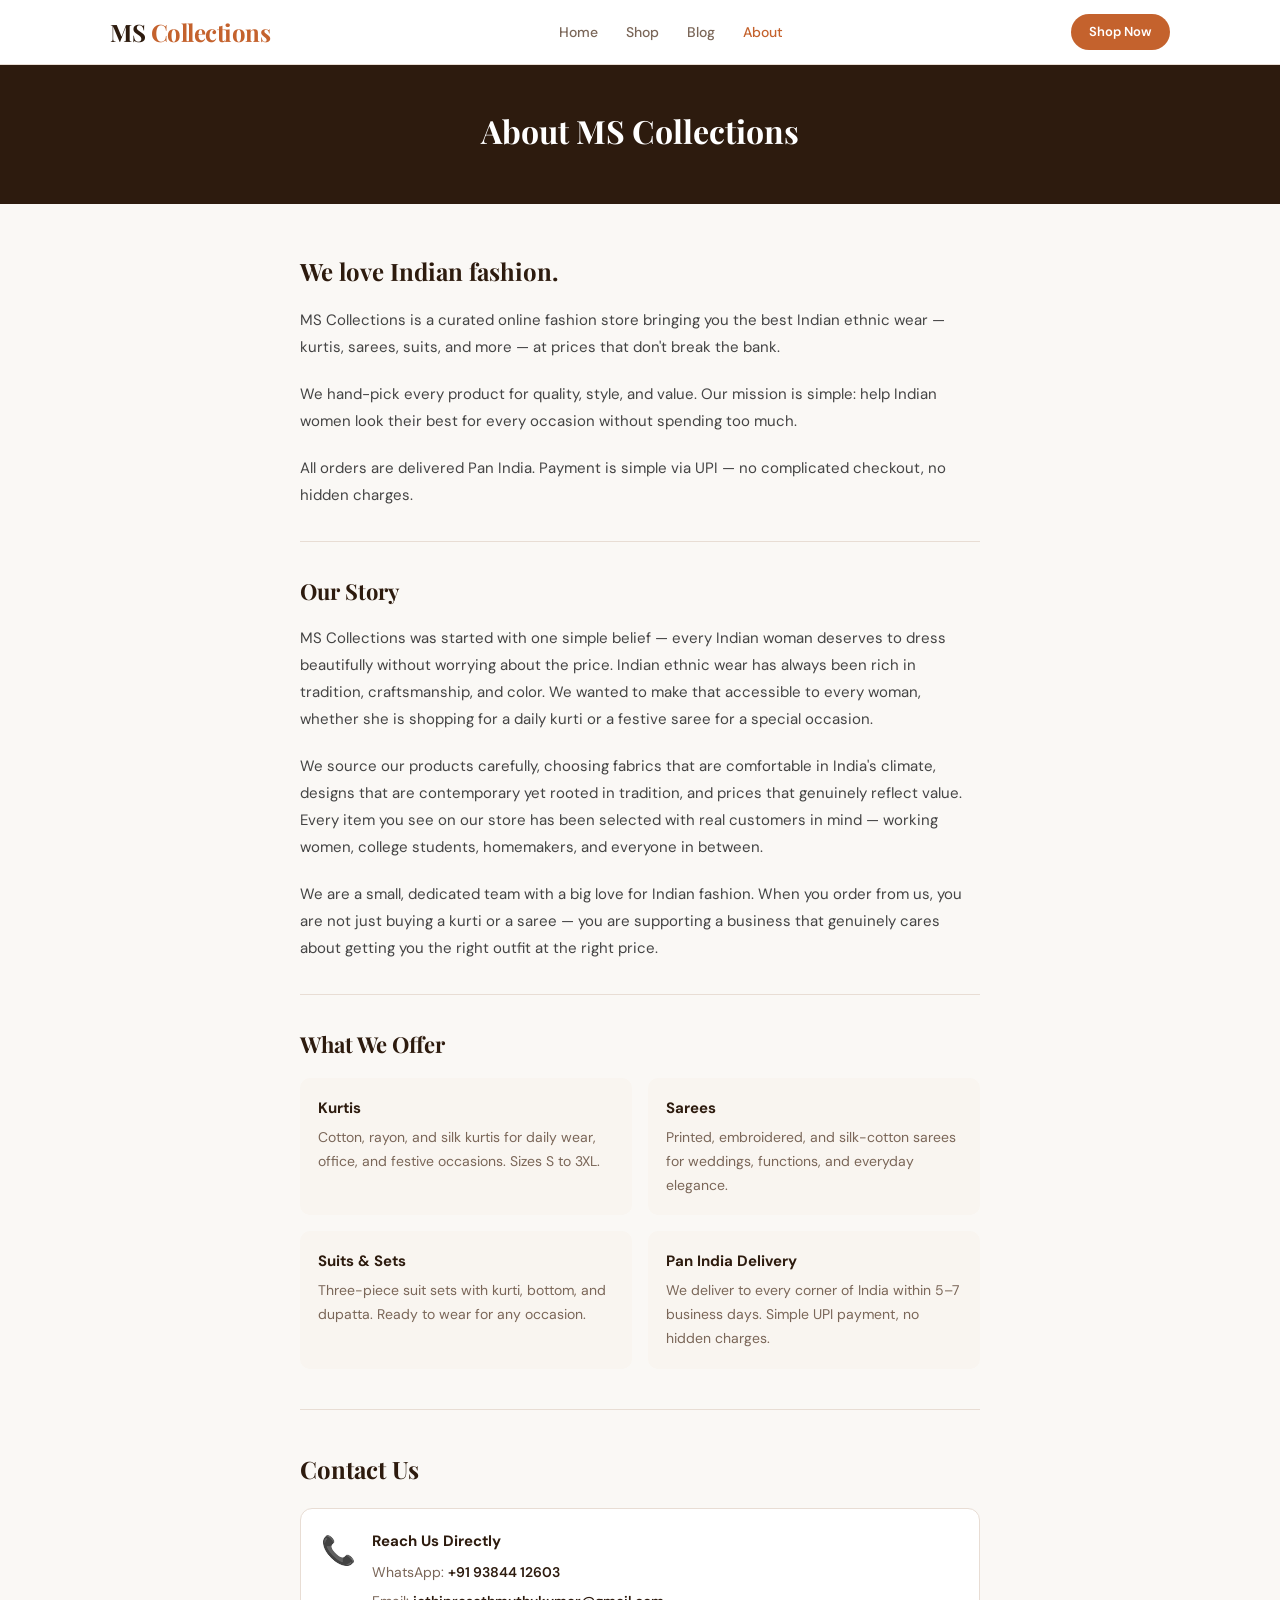
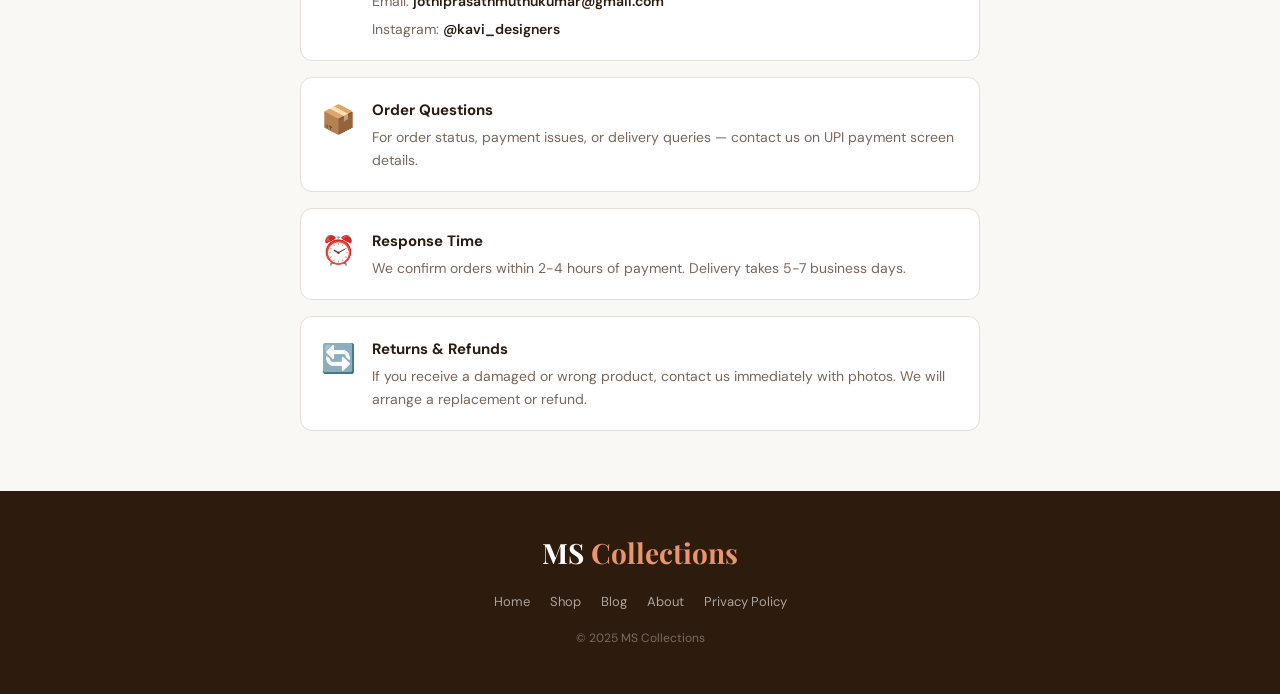
<file: about.html>
<!DOCTYPE html>
<html lang="en">
<head>
  <!-- Google tag (gtag.js) -->
<script async src="https://www.googletagmanager.com/gtag/js?id=G-D6CD2KXTHZ"></script>
<script>
  window.dataLayer = window.dataLayer || [];
  function gtag(){dataLayer.push(arguments);}
  gtag('js', new Date());

  gtag('config', 'G-D6CD2KXTHZ');
</script>
  <meta charset="UTF-8">
  <link rel="icon" href="data:image/svg+xml,<svg xmlns='http://www.w3.org/2000/svg' viewBox='0 0 100 100'><rect width='100' height='100' fill='white'/><text y='1em' font-size='70' x='50%' text-anchor='middle' fill='%232d1b0e' font-family='serif' font-weight='bold'>MS</text></svg>">
  <meta name="viewport" content="width=device-width, initial-scale=1.0">
  <meta name="description" content="Learn about MS Collections — a curated online store for Indian ethnic wear including kurtis, sarees, and suits. Contact us on WhatsApp, email, or Instagram for orders and queries.">
  <title>About Us — MS Collections</title>
  <link rel="stylesheet" href="css/style.css">
  <script async src="https://pagead2.googlesyndication.com/pagead/js/adsbygoogle.js?client=ca-pub-4828452503602033"
     crossorigin="anonymous"></script>
</head>
<body>

<nav>
  <div class="nav-inner">
    <a href="index.html" class="logo">MS <span>Collections</span></a>
    <ul class="nav-links">
      <li><a href="index.html">Home</a></li>
      <li><a href="products.html">Shop</a></li>
      <li><a href="blog.html">Blog</a></li>
      <li><a href="about.html" class="active">About</a></li>
    </ul>
    <div class="nav-right">
      <a href="products.html" class="cart-btn">Shop Now</a>
    </div>
  </div>
</nav>

<div style="background:#2d1b0e;padding:40px 20px;text-align:center;color:white">
  <div style="font-family:'Playfair Display',serif;font-size:32px;font-weight:700;margin-bottom:8px">About MS Collections</div>
</div>

<div class="container" style="padding-top:48px;padding-bottom:60px;max-width:720px">

  <div style="font-family:'Playfair Display',serif;font-size:24px;font-weight:700;margin-bottom:16px;color:#2d1b0e">We love Indian fashion.</div>
  <p style="font-size:15px;line-height:1.8;color:#444;margin-bottom:20px">MS Collections is a curated online fashion store bringing you the best Indian ethnic wear — kurtis, sarees, suits, and more — at prices that don't break the bank.</p>
  <p style="font-size:15px;line-height:1.8;color:#444;margin-bottom:20px">We hand-pick every product for quality, style, and value. Our mission is simple: help Indian women look their best for every occasion without spending too much.</p>
  <p style="font-size:15px;line-height:1.8;color:#444;margin-bottom:20px">All orders are delivered Pan India. Payment is simple via UPI — no complicated checkout, no hidden charges.</p>

  <hr style="border:none;border-top:1px solid #e8ddd4;margin:32px 0">

  <div style="font-family:'Playfair Display',serif;font-size:22px;font-weight:700;margin-bottom:16px;color:#2d1b0e">Our Story</div>
  <p style="font-size:15px;line-height:1.8;color:#444;margin-bottom:20px">MS Collections was started with one simple belief — every Indian woman deserves to dress beautifully without worrying about the price. Indian ethnic wear has always been rich in tradition, craftsmanship, and color. We wanted to make that accessible to every woman, whether she is shopping for a daily kurti or a festive saree for a special occasion.</p>
  <p style="font-size:15px;line-height:1.8;color:#444;margin-bottom:20px">We source our products carefully, choosing fabrics that are comfortable in India's climate, designs that are contemporary yet rooted in tradition, and prices that genuinely reflect value. Every item you see on our store has been selected with real customers in mind — working women, college students, homemakers, and everyone in between.</p>
  <p style="font-size:15px;line-height:1.8;color:#444;margin-bottom:20px">We are a small, dedicated team with a big love for Indian fashion. When you order from us, you are not just buying a kurti or a saree — you are supporting a business that genuinely cares about getting you the right outfit at the right price.</p>

  <hr style="border:none;border-top:1px solid #e8ddd4;margin:32px 0">

  <div style="font-family:'Playfair Display',serif;font-size:22px;font-weight:700;margin-bottom:16px;color:#2d1b0e">What We Offer</div>
  <div style="display:grid;grid-template-columns:1fr 1fr;gap:16px;margin-bottom:32px">
    <div style="background:#f9f5f0;border-radius:10px;padding:18px">
      <div style="font-weight:700;margin-bottom:6px;color:#2d1b0e">Kurtis</div>
      <div style="font-size:14px;color:#7a6658;line-height:1.7">Cotton, rayon, and silk kurtis for daily wear, office, and festive occasions. Sizes S to 3XL.</div>
    </div>
    <div style="background:#f9f5f0;border-radius:10px;padding:18px">
      <div style="font-weight:700;margin-bottom:6px;color:#2d1b0e">Sarees</div>
      <div style="font-size:14px;color:#7a6658;line-height:1.7">Printed, embroidered, and silk-cotton sarees for weddings, functions, and everyday elegance.</div>
    </div>
    <div style="background:#f9f5f0;border-radius:10px;padding:18px">
      <div style="font-weight:700;margin-bottom:6px;color:#2d1b0e">Suits &amp; Sets</div>
      <div style="font-size:14px;color:#7a6658;line-height:1.7">Three-piece suit sets with kurti, bottom, and dupatta. Ready to wear for any occasion.</div>
    </div>
    <div style="background:#f9f5f0;border-radius:10px;padding:18px">
      <div style="font-weight:700;margin-bottom:6px;color:#2d1b0e">Pan India Delivery</div>
      <div style="font-size:14px;color:#7a6658;line-height:1.7">We deliver to every corner of India within 5–7 business days. Simple UPI payment, no hidden charges.</div>
    </div>
  </div>

  <style>@media(max-width:600px){.about-grid{grid-template-columns:1fr !important}}</style>

  <hr style="border:none;border-top:1px solid #e8ddd4;margin:40px 0">

  <!-- CONTACT -->
  <div id="contact">
    <div style="font-family:'Playfair Display',serif;font-size:24px;font-weight:700;margin-bottom:20px;color:#2d1b0e">Contact Us</div>

    <div style="display:grid;gap:16px">
      <div style="background:#fff;border:1px solid #e8ddd4;border-radius:12px;padding:20px;display:flex;align-items:flex-start;gap:16px">
  <div style="font-size:28px">📞</div>
  <div>
    <div style="font-weight:700;margin-bottom:8px">Reach Us Directly</div>
    
    <div style="font-size:14px;color:#7a6658;margin-bottom:6px">
      WhatsApp: 
      <a href="https://wa.me/919384412603" target="_blank" style="color:#2d1b0e;text-decoration:none;font-weight:600">
        +91 93844 12603
      </a>
    </div>

    <div style="font-size:14px;color:#7a6658;margin-bottom:6px">
      Email: 
      <a href="mailto:jothiprasathmuthukumar@gmail.com" style="color:#2d1b0e;text-decoration:none;font-weight:600">
        jothiprasathmuthukumar@gmail.com
      </a>
    </div>

    <div style="font-size:14px;color:#7a6658">
      Instagram: 
      <a href="https://instagram.com/kavi_designers" target="_blank" style="color:#2d1b0e;text-decoration:none;font-weight:600">
        @kavi_designers
      </a>
    </div>

  </div>
</div>
      <div style="background:#fff;border:1px solid #e8ddd4;border-radius:12px;padding:20px;display:flex;align-items:flex-start;gap:16px">
        <div style="font-size:28px">📦</div>
        <div>
          <div style="font-weight:700;margin-bottom:4px">Order Questions</div>
          <div style="font-size:14px;color:#7a6658">For order status, payment issues, or delivery queries — contact us on UPI payment screen details.</div>
        </div>
      </div>
      <div style="background:#fff;border:1px solid #e8ddd4;border-radius:12px;padding:20px;display:flex;align-items:flex-start;gap:16px">
        <div style="font-size:28px">⏰</div>
        <div>
          <div style="font-weight:700;margin-bottom:4px">Response Time</div>
          <div style="font-size:14px;color:#7a6658">We confirm orders within 2-4 hours of payment. Delivery takes 5-7 business days.</div>
        </div>
      </div>
      <div style="background:#fff;border:1px solid #e8ddd4;border-radius:12px;padding:20px;display:flex;align-items:flex-start;gap:16px">
        <div style="font-size:28px">🔄</div>
        <div>
          <div style="font-weight:700;margin-bottom:4px">Returns & Refunds</div>
          <div style="font-size:14px;color:#7a6658">If you receive a damaged or wrong product, contact us immediately with photos. We will arrange a replacement or refund.</div>
        </div>
      </div>
    </div>
  </div>

</div>

<footer>
  <div class="footer-logo">MS <span>Collections</span></div>
  <div class="footer-links">
    <a href="index.html">Home</a>
    <a href="products.html">Shop</a>
    <a href="blog.html">Blog</a>
    <a href="about.html">About</a>
    <a href="privacy.html">Privacy Policy</a>
  </div>
  <p style="margin-top:16px;font-size:12px;opacity:0.5">&copy; 2025 MS Collections</p>
</footer>

</body>
</html>
</file>
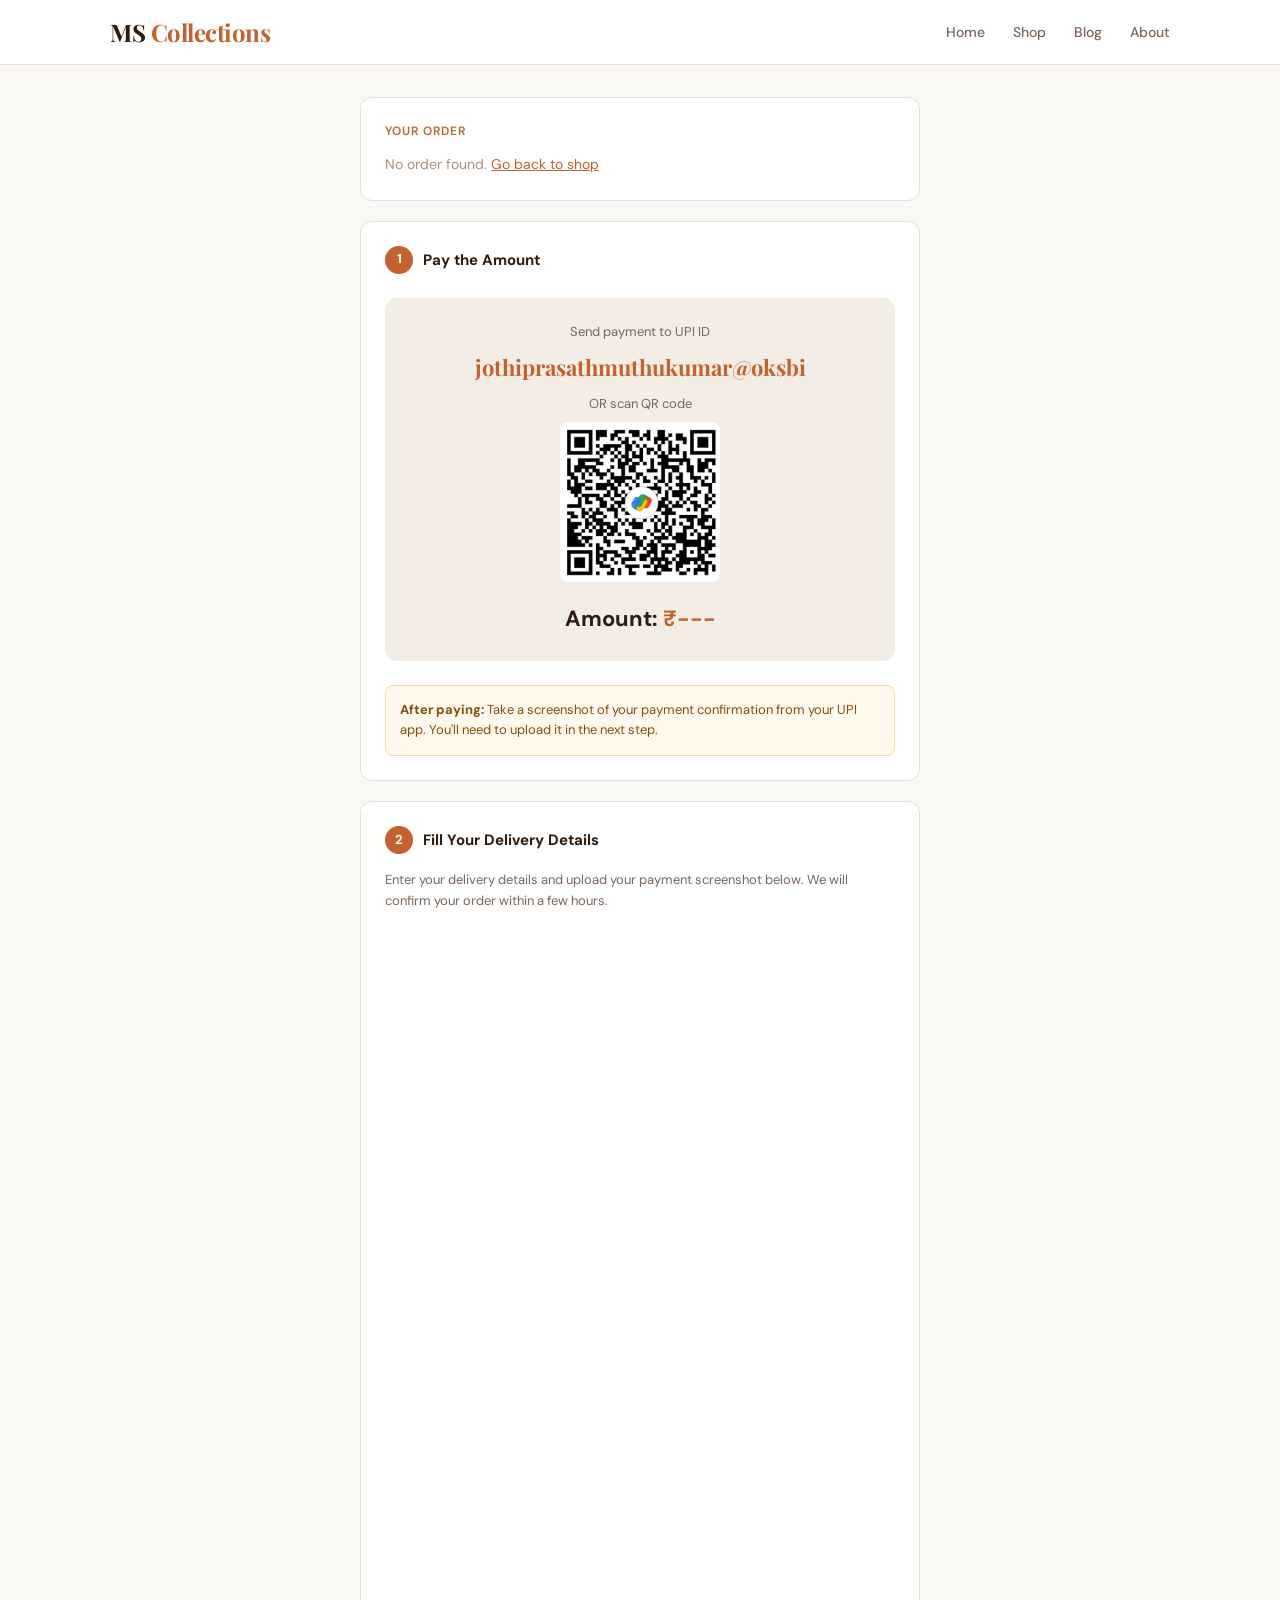
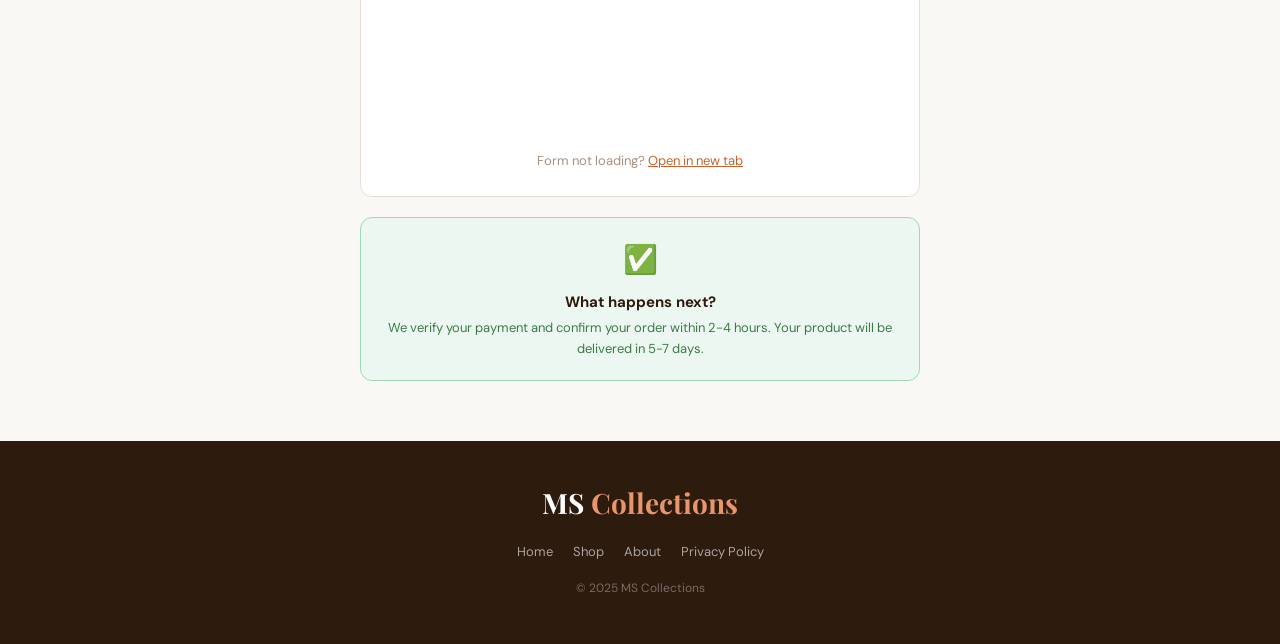
<file: order.html>
<!DOCTYPE html>
<html lang="en">
<head>
  <!-- Google tag (gtag.js) -->
<script async src="https://www.googletagmanager.com/gtag/js?id=G-D6CD2KXTHZ"></script>
<script>
  window.dataLayer = window.dataLayer || [];
  function gtag(){dataLayer.push(arguments);}
  gtag('js', new Date());

  gtag('config', 'G-D6CD2KXTHZ');
</script>
  <link rel="icon" href="data:image/svg+xml,<svg xmlns='http://www.w3.org/2000/svg' viewBox='0 0 100 100'><rect width='100' height='100' fill='white'/><text y='1em' font-size='70' x='50%' text-anchor='middle' fill='%232d1b0e' font-family='serif' font-weight='bold'>MS</text></svg>">
  <meta http-equiv="Cache-Control" content="no-cache, no-store, must-revalidate">
  <meta name="viewport" content="width=device-width, initial-scale=1.0">
  <title>Complete Your Order — MS Collections</title>
  <link rel="stylesheet" href="css/style.css">
  <script async src="https://pagead2.googlesyndication.com/pagead/js/adsbygoogle.js?client=ca-pub-4828452503602033"
     crossorigin="anonymous"></script>
</head>
<body>

<nav>
  <div class="nav-inner">
    <a href="index.html" class="logo">MS <span>Collections</span></a>
    <ul class="nav-links">
      <li><a href="index.html">Home</a></li>
      <li><a href="products.html">Shop</a></li>
      <li><a href="blog.html">Blog</a></li>
      <li><a href="about.html">About</a></li>
    </ul>
  </div>
</nav>

<div class="container" style="padding-top:32px;padding-bottom:60px">

  <div style="max-width:560px;margin:0 auto">

    <!-- ORDER SUMMARY -->
    <div style="background:#fff;border:1px solid #e8ddd4;border-radius:12px;padding:24px;margin-bottom:20px">
      <div style="font-size:12px;font-weight:600;letter-spacing:.08em;text-transform:uppercase;color:#c4622d;margin-bottom:12px">Your Order</div>
      <div id="order-summary" style="font-size:14px;color:#444"></div>
    </div>

    <!-- STEP 1 — PAY -->
    <div style="background:#fff;border:1px solid #e8ddd4;border-radius:12px;padding:24px;margin-bottom:20px">
      <div style="display:flex;align-items:center;gap:10px;margin-bottom:16px">
        <div style="width:28px;height:28px;background:#c4622d;color:#fff;border-radius:50%;display:flex;align-items:center;justify-content:center;font-size:13px;font-weight:700;flex-shrink:0">1</div>
        <div style="font-weight:700;font-size:15px">Pay the Amount</div>
      </div>

      <div class="upi-box">
        <div style="font-size:13px;color:#7a6658;margin-bottom:4px">Send payment to UPI ID</div>
        <!-- ⚠️ REPLACE WITH YOUR UPI ID -->
        <div class="upi-id">jothiprasathmuthukumar@oksbi</div>
        <div style="font-size:13px;color:#7a6658;margin:8px 0">OR scan QR code</div>
        <!-- ⚠️ REPLACE WITH YOUR UPI QR CODE IMAGE -->
        <img src="qr.png" alt="UPI QR Code" style="width:160px;height:160px;border-radius:8px">
        <div style="font-size:22px;font-weight:700;color:#2d1b0e;margin-top:12px">Amount: <span id="pay-amount" style="color:#c4622d">₹---</span></div>
      </div>

      <div style="background:#fff8ed;border:1px solid #f5d9a0;border-radius:8px;padding:14px;font-size:13px;color:#854F0B">
        <strong>After paying:</strong> Take a screenshot of your payment confirmation from your UPI app. You'll need to upload it in the next step.
      </div>
    </div>

    <!-- STEP 2 — FILL FORM -->
    <div style="background:#fff;border:1px solid #e8ddd4;border-radius:12px;padding:24px;margin-bottom:20px">
      <div style="display:flex;align-items:center;gap:10px;margin-bottom:16px">
        <div style="width:28px;height:28px;background:#c4622d;color:#fff;border-radius:50%;display:flex;align-items:center;justify-content:center;font-size:13px;font-weight:700;flex-shrink:0">2</div>
        <div style="font-weight:700;font-size:15px">Fill Your Delivery Details</div>
      </div>
      <p style="font-size:13px;color:#7a6658;margin-bottom:16px">Enter your delivery details and upload your payment screenshot below. We will confirm your order within a few hours.</p>

      <!-- ⚠️ REPLACE THIS URL WITH YOUR GOOGLE FORM EMBED LINK -->
      <iframe
        src="https://docs.google.com/forms/d/e/1FAIpQLSc04PY0K2vY9hZU066_srOYPjO46Qx4rjDTfIDZ_e2h69R2_Q/viewform?embedded=true"
        width="100%"
        height="800"
        frameborder="0"
        marginheight="0"
        marginwidth="0"
        style="border-radius:8px"
        id="order-form-iframe">
        Loading order form...
      </iframe>

      <div style="text-align:center;margin-top:16px;font-size:13px;color:#a89080">
        Form not loading? <a href="https://docs.google.com/forms/d/e/REPLACE_WITH_YOUR_FORM_ID/viewform" target="_blank" style="color:#c4622d">Open in new tab</a>
      </div>
    </div>

    <!-- STEP 3 — CONFIRMATION -->
    <div style="background:#edf7f2;border:1px solid #9fd9b8;border-radius:12px;padding:20px;text-align:center">
      <div style="font-size:28px;margin-bottom:8px">✅</div>
      <div style="font-weight:700;margin-bottom:4px">What happens next?</div>
      <div style="font-size:13px;color:#3a7d44">We verify your payment and confirm your order within 2-4 hours. Your product will be delivered in 5-7 days.</div>
    </div>

  </div>
</div>

<footer>
  <div class="footer-logo">MS <span>Collections</span></div>
  <div class="footer-links">
    <a href="index.html">Home</a>
    <a href="products.html">Shop</a>
    <a href="about.html">About</a>
    <a href="privacy.html">Privacy Policy</a>
  </div>
  <p style="margin-top:16px;font-size:12px;opacity:0.5">&copy; 2025 MS Collections</p>
</footer>

<script>
  window.addEventListener('DOMContentLoaded', () => {
    const order = JSON.parse(localStorage.getItem('pendingOrder') || '{}');
    const summary = document.getElementById('order-summary');
    const amount = document.getElementById('pay-amount');

    if (order.productName) {
      summary.innerHTML = `
        <div style="display:flex;justify-content:space-between;padding:6px 0;border-bottom:1px solid #f0e8e0">
          <span style="color:#7a6658">Product</span><strong>${order.productName}</strong>
        </div>
        <div style="display:flex;justify-content:space-between;padding:6px 0;border-bottom:1px solid #f0e8e0">
          <span style="color:#7a6658">Size</span><span>${order.size}</span>
        </div>
        <div style="display:flex;justify-content:space-between;padding:6px 0;border-bottom:1px solid #f0e8e0">
          <span style="color:#7a6658">Color</span><span>${order.color}</span>
        </div>
        <div style="display:flex;justify-content:space-between;padding:8px 0;font-size:16px">
          <span style="font-weight:600">Total</span><strong style="color:#c4622d">₹${order.price}</strong>
        </div>
      `;
      amount.textContent = '₹' + order.price;

      // Pre-fill Google Form URL with order details (optional)
      const formBase = 'https://docs.google.com/forms/d/e/1FAIpQLSc04PY0K2vY9hZU066_srOYPjO46Qx4rjDTfIDZ_e2h69R2_Q/viewform?embedded=true';
      document.getElementById('order-form-iframe').src = formBase;
    } else {
      summary.innerHTML = '<p style="color:#a89080">No order found. <a href="products.html" style="color:#c4622d">Go back to shop</a></p>';
    }
  });
</script>
</body>
</html>
</file>
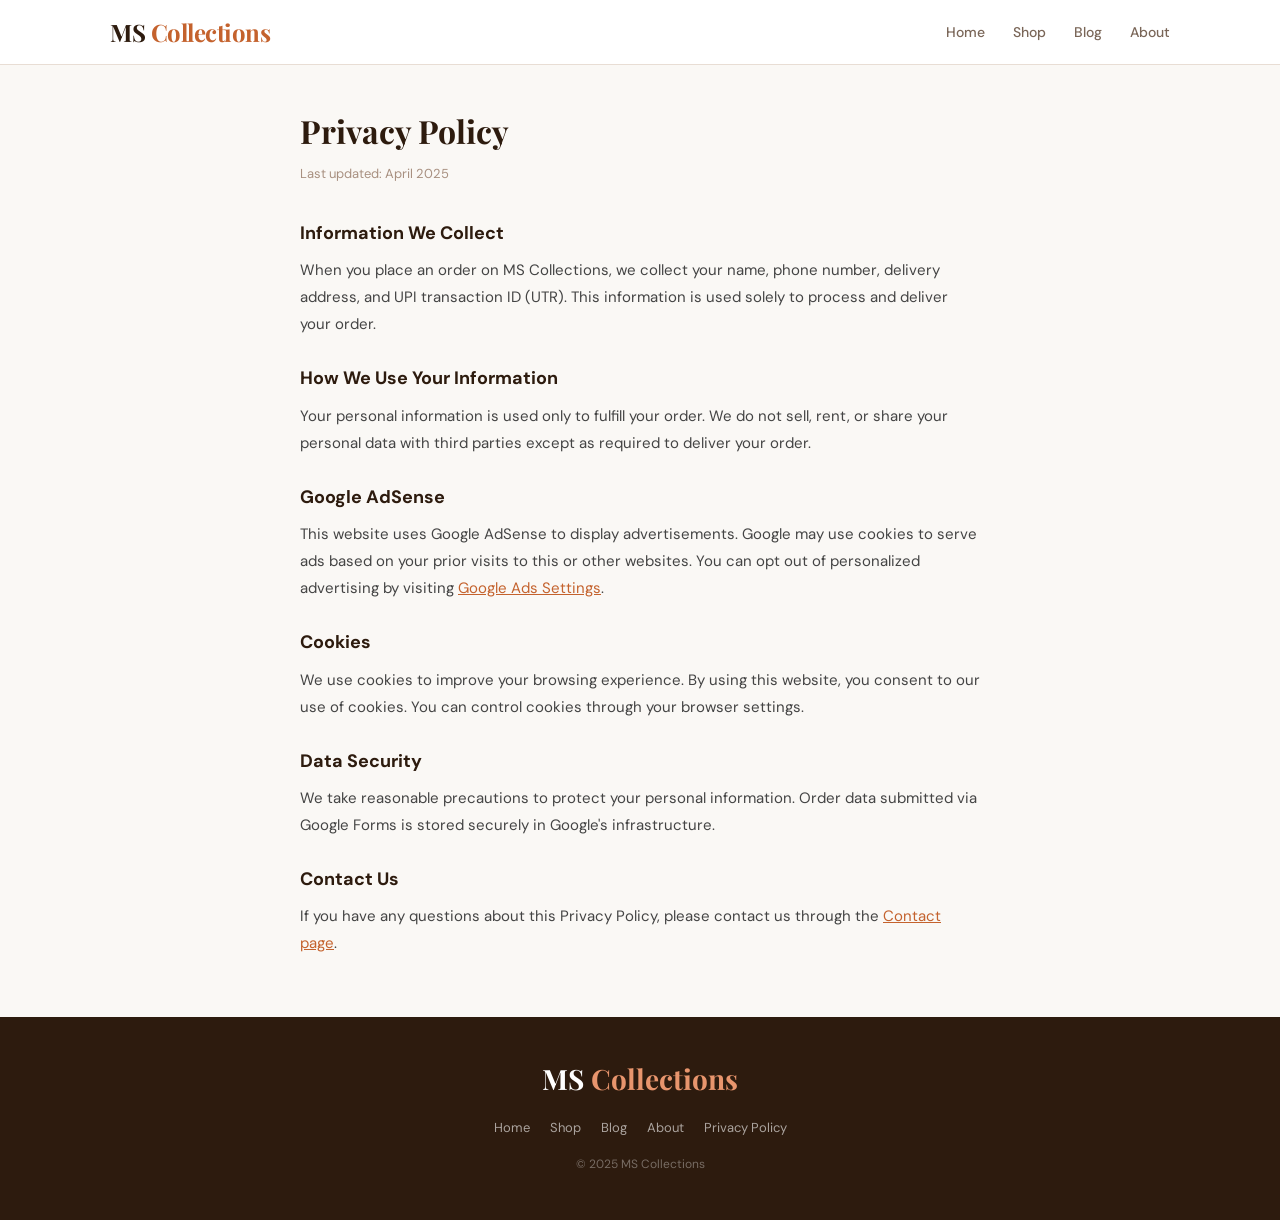
<file: privacy.html>
<!DOCTYPE html>
<html lang="en">
<head>
  <!-- Google tag (gtag.js) -->
<script async src="https://www.googletagmanager.com/gtag/js?id=G-D6CD2KXTHZ"></script>
<script>
  window.dataLayer = window.dataLayer || [];
  function gtag(){dataLayer.push(arguments);}
  gtag('js', new Date());

  gtag('config', 'G-D6CD2KXTHZ');
</script>
  <meta charset="UTF-8">
  <link rel="icon" href="data:image/svg+xml,<svg xmlns='http://www.w3.org/2000/svg' viewBox='0 0 100 100'><rect width='100' height='100' fill='white'/><text y='1em' font-size='70' x='50%' text-anchor='middle' fill='%232d1b0e' font-family='serif' font-weight='bold'>MS</text></svg>">
  <meta name="viewport" content="width=device-width, initial-scale=1.0">
  <meta name="description" content="MS Collections privacy policy — how we collect, use, and protect your personal data. Covers order information, Google AdSense, cookies, and data security.">
  <title>Privacy Policy — MS Collections</title>
  <link rel="stylesheet" href="css/style.css">
  <script async src="https://pagead2.googlesyndication.com/pagead/js/adsbygoogle.js?client=ca-pub-4828452503602033"
     crossorigin="anonymous"></script>
</head>
<body>

<nav>
  <div class="nav-inner">
    <a href="index.html" class="logo">MS <span>Collections</span></a>
    <ul class="nav-links">
      <li><a href="index.html">Home</a></li>
      <li><a href="products.html">Shop</a></li>
      <li><a href="blog.html">Blog</a></li>
      <li><a href="about.html">About</a></li>
    </ul>
  </div>
</nav>

<div class="container" style="padding-top:40px;padding-bottom:60px;max-width:720px">
  <h1 style="font-family:'Playfair Display',serif;font-size:32px;margin-bottom:8px;color:#2d1b0e">Privacy Policy</h1>
  <p style="color:#a89080;font-size:13px;margin-bottom:32px">Last updated: April 2025</p>

  <div style="font-size:15px;line-height:1.8;color:#444">

    <h2 style="font-size:18px;font-weight:700;color:#2d1b0e;margin:24px 0 8px">Information We Collect</h2>
    <p>When you place an order on MS Collections, we collect your name, phone number, delivery address, and UPI transaction ID (UTR). This information is used solely to process and deliver your order.</p>

    <h2 style="font-size:18px;font-weight:700;color:#2d1b0e;margin:24px 0 8px">How We Use Your Information</h2>
    <p>Your personal information is used only to fulfill your order. We do not sell, rent, or share your personal data with third parties except as required to deliver your order.</p>

    <h2 style="font-size:18px;font-weight:700;color:#2d1b0e;margin:24px 0 8px">Google AdSense</h2>
    <p>This website uses Google AdSense to display advertisements. Google may use cookies to serve ads based on your prior visits to this or other websites. You can opt out of personalized advertising by visiting <a href="https://www.google.com/settings/ads" style="color:#c4622d">Google Ads Settings</a>.</p>

    <h2 style="font-size:18px;font-weight:700;color:#2d1b0e;margin:24px 0 8px">Cookies</h2>
    <p>We use cookies to improve your browsing experience. By using this website, you consent to our use of cookies. You can control cookies through your browser settings.</p>

    <h2 style="font-size:18px;font-weight:700;color:#2d1b0e;margin:24px 0 8px">Data Security</h2>
    <p>We take reasonable precautions to protect your personal information. Order data submitted via Google Forms is stored securely in Google's infrastructure.</p>

    <h2 style="font-size:18px;font-weight:700;color:#2d1b0e;margin:24px 0 8px">Contact Us</h2>
    <p>If you have any questions about this Privacy Policy, please contact us through the <a href="about.html#contact" style="color:#c4622d">Contact page</a>.</p>

  </div>
</div>

<footer>
  <div class="footer-logo">MS <span>Collections</span></div>
  <div class="footer-links">
    <a href="index.html">Home</a>
    <a href="products.html">Shop</a>
    <a href="blog.html">Blog</a>
    <a href="about.html">About</a>
    <a href="privacy.html">Privacy Policy</a>
  </div>
  <p style="margin-top:16px;font-size:12px;opacity:0.5">&copy; 2025 MS Collections</p>
</footer>

</body>
</html>
</file>
<file: css/style.css>
@import url('https://fonts.googleapis.com/css2?family=Playfair+Display:wght@400;600;700&family=DM+Sans:wght@300;400;500;600&display=swap');

:root {
  --bg: #faf8f5;
  --bg2: #f3ede6;
  --primary: #2d1b0e;
  --accent: #c4622d;
  --accent2: #e8956d;
  --text: #2d1b0e;
  --text2: #7a6658;
  --text3: #a89080;
  --white: #ffffff;
  --border: #e8ddd4;
  --card-bg: #ffffff;
  --success: #3a7d44;
  --font-display: 'Playfair Display', serif;
  --font-body: 'DM Sans', sans-serif;
  --radius: 12px;
  --radius-sm: 8px;
  --shadow: 0 2px 16px rgba(45,27,14,0.08);
  --shadow-hover: 0 8px 32px rgba(45,27,14,0.14);
}

* { box-sizing: border-box; margin: 0; padding: 0; }

html { scroll-behavior: smooth; }

body {
  font-family: var(--font-body);
  background: var(--bg);
  color: var(--text);
  font-size: 15px;
  line-height: 1.6;
}

/* ── NAV ─────────────────────────────── */
nav {
  background: var(--white);
  border-bottom: 1px solid var(--border);
  position: sticky;
  top: 0;
  z-index: 100;
}

.nav-inner {
  max-width: 1100px;
  margin: 0 auto;
  padding: 0 20px;
  display: flex;
  align-items: center;
  justify-content: space-between;
  height: 64px;
}

.logo {
  font-family: var(--font-display);
  font-size: 24px;
  font-weight: 700;
  color: var(--primary);
  text-decoration: none;
  letter-spacing: -0.5px;
}

.logo span { color: var(--accent); }

.nav-links {
  display: flex;
  gap: 28px;
  list-style: none;
}

.nav-links a {
  text-decoration: none;
  color: var(--text2);
  font-size: 14px;
  font-weight: 500;
  transition: color 0.2s;
}

.nav-links a:hover, .nav-links a.active { color: var(--accent); }

.nav-right { display: flex; align-items: center; gap: 16px; }

.cart-btn {
  background: var(--accent);
  color: white;
  border: none;
  padding: 8px 18px;
  border-radius: 20px;
  font-family: var(--font-body);
  font-size: 13px;
  font-weight: 600;
  cursor: pointer;
  transition: background 0.2s;
  text-decoration: none;
  display: inline-block;
}

.cart-btn:hover { background: #a8501f; }

/* ── CONTAINER ───────────────────────── */
.container {
  max-width: 1100px;
  margin: 0 auto;
  padding: 0 20px;
}

/* ── HERO ────────────────────────────── */
.hero {
  background: linear-gradient(135deg, #2d1b0e 0%, #5c3420 100%);
  color: white;
  padding: 80px 20px;
  text-align: center;
  position: relative;
  overflow: hidden;
}

.hero::before {
  content: '';
  position: absolute;
  top: -50%;
  right: -20%;
  width: 600px;
  height: 600px;
  background: radial-gradient(circle, rgba(196,98,45,0.3) 0%, transparent 70%);
  pointer-events: none;
}

.hero-tag {
  display: inline-block;
  background: rgba(196,98,45,0.3);
  color: var(--accent2);
  font-size: 12px;
  font-weight: 600;
  letter-spacing: .1em;
  text-transform: uppercase;
  padding: 5px 14px;
  border-radius: 20px;
  margin-bottom: 20px;
}

.hero h1 {
  font-family: var(--font-display);
  font-size: clamp(32px, 5vw, 56px);
  font-weight: 700;
  line-height: 1.2;
  margin-bottom: 16px;
}

.hero p {
  font-size: 16px;
  color: rgba(255,255,255,0.7);
  margin-bottom: 32px;
  max-width: 500px;
  margin-left: auto;
  margin-right: auto;
}

.hero-btns { display: flex; gap: 12px; justify-content: center; flex-wrap: wrap; }

.btn-primary {
  background: var(--accent);
  color: white;
  padding: 13px 28px;
  border-radius: 24px;
  text-decoration: none;
  font-weight: 600;
  font-size: 14px;
  transition: all 0.2s;
  display: inline-block;
}

.btn-primary:hover { background: #a8501f; transform: translateY(-1px); }

.btn-outline {
  background: transparent;
  color: white;
  padding: 13px 28px;
  border-radius: 24px;
  border: 1.5px solid rgba(255,255,255,0.4);
  text-decoration: none;
  font-weight: 600;
  font-size: 14px;
  transition: all 0.2s;
  display: inline-block;
}

.btn-outline:hover { background: rgba(255,255,255,0.1); }

/* ── SECTION TITLES ──────────────────── */
.section-header {
  text-align: center;
  margin-bottom: 40px;
}

.section-tag {
  font-size: 12px;
  font-weight: 600;
  letter-spacing: .1em;
  text-transform: uppercase;
  color: var(--accent);
  margin-bottom: 8px;
}

.section-title {
  font-family: var(--font-display);
  font-size: 32px;
  font-weight: 700;
  color: var(--primary);
}

/* ── PRODUCT CARD ────────────────────── */
.products-grid {
  display: grid;
  grid-template-columns: repeat(auto-fill, minmax(230px, 1fr));
  gap: 20px;
}

.product-card {
  background: var(--card-bg);
  border-radius: var(--radius);
  overflow: hidden;
  border: 1px solid var(--border);
  transition: all 0.25s;
  text-decoration: none;
  color: inherit;
  display: block;
}

.product-card:hover {
  transform: translateY(-4px);
  box-shadow: var(--shadow-hover);
}

.product-img {
  width: 100%;
  height: 220px;
  object-fit: cover;
  background: var(--bg2);
  display: flex;
  align-items: center;
  justify-content: center;
  font-size: 40px;
}

.product-img img {
  width: 100%;
  height: 100%;
  object-fit: cover;
}

.product-info { padding: 14px 16px; }

.product-category {
  font-size: 11px;
  font-weight: 600;
  text-transform: uppercase;
  letter-spacing: .08em;
  color: var(--accent);
  margin-bottom: 4px;
}

.product-name {
  font-size: 14px;
  font-weight: 600;
  color: var(--primary);
  margin-bottom: 8px;
  line-height: 1.4;
}

.product-price {
  font-size: 18px;
  font-weight: 700;
  color: var(--accent);
}

.product-price span {
  font-size: 13px;
  font-weight: 400;
  color: var(--text3);
  margin-left: 6px;
}

.add-cart-btn {
  display: block;
  width: 100%;
  background: var(--primary);
  color: white;
  border: none;
  padding: 10px;
  border-radius: var(--radius-sm);
  font-family: var(--font-body);
  font-size: 13px;
  font-weight: 600;
  cursor: pointer;
  margin-top: 10px;
  transition: background 0.2s;
  text-align: center;
}

.add-cart-btn:hover { background: var(--accent); }

/* ── CATEGORIES BAR ──────────────────── */
.categories {
  display: flex;
  gap: 10px;
  flex-wrap: wrap;
  margin-bottom: 28px;
}

.cat-btn {
  background: var(--white);
  border: 1.5px solid var(--border);
  color: var(--text2);
  padding: 7px 16px;
  border-radius: 20px;
  font-family: var(--font-body);
  font-size: 13px;
  font-weight: 500;
  cursor: pointer;
  transition: all 0.2s;
}

.cat-btn:hover, .cat-btn.active {
  background: var(--accent);
  border-color: var(--accent);
  color: white;
}

/* ── BLOG CARD ───────────────────────── */
.blogs-grid {
  display: grid;
  grid-template-columns: repeat(auto-fill, minmax(300px, 1fr));
  gap: 24px;
}

.blog-card {
  background: var(--card-bg);
  border-radius: var(--radius);
  overflow: hidden;
  border: 1px solid var(--border);
  transition: all 0.25s;
  text-decoration: none;
  color: inherit;
  display: block;
}

.blog-card:hover { transform: translateY(-3px); box-shadow: var(--shadow-hover); }

.blog-card img {
  width: 100%;
  height: 180px;
  object-fit: cover;
  background: var(--bg2);
}

.blog-info { padding: 18px; }

.blog-cat {
  font-size: 11px;
  font-weight: 600;
  text-transform: uppercase;
  letter-spacing: .08em;
  color: var(--accent);
  margin-bottom: 6px;
}

.blog-title {
  font-family: var(--font-display);
  font-size: 17px;
  font-weight: 600;
  color: var(--primary);
  margin-bottom: 8px;
  line-height: 1.4;
}

.blog-excerpt {
  font-size: 13px;
  color: var(--text2);
  line-height: 1.6;
  margin-bottom: 12px;
}

.blog-date { font-size: 12px; color: var(--text3); }

/* ── ADSENSE PLACEHOLDER ─────────────── */
.ad-slot {
  background: var(--bg2);
  border: 1px dashed var(--border);
  border-radius: var(--radius-sm);
  padding: 20px;
  text-align: center;
  color: var(--text3);
  font-size: 12px;
  margin: 24px 0;
}

.ad-slot-banner { height: 90px; line-height: 70px; }

.ad-slot-square { height: 250px; line-height: 230px; }

/* ── SECTION SPACING ─────────────────── */
.section { padding: 60px 0; }

.section-alt { background: var(--bg2); }

/* ── ORDER PAGE ──────────────────────── */
.order-box {
  max-width: 600px;
  margin: 40px auto;
  background: var(--card-bg);
  border-radius: var(--radius);
  border: 1px solid var(--border);
  padding: 32px;
}

.upi-box {
  background: var(--bg2);
  border-radius: var(--radius);
  padding: 24px;
  text-align: center;
  margin: 24px 0;
}

.upi-id {
  font-size: 22px;
  font-weight: 700;
  color: var(--accent);
  font-family: var(--font-display);
  margin: 8px 0;
}

.qr-placeholder {
  width: 160px;
  height: 160px;
  background: var(--border);
  border-radius: 8px;
  margin: 16px auto;
  display: flex;
  align-items: center;
  justify-content: center;
  font-size: 12px;
  color: var(--text3);
}

/* ── FOOTER ──────────────────────────── */
footer {
  background: var(--primary);
  color: rgba(255,255,255,0.7);
  padding: 40px 20px;
  text-align: center;
}

footer .footer-logo {
  font-family: var(--font-display);
  font-size: 28px;
  font-weight: 700;
  color: white;
  margin-bottom: 12px;
}

footer .footer-logo span { color: var(--accent2); }

footer p { font-size: 13px; margin-bottom: 6px; }

footer a { color: var(--accent2); text-decoration: none; }

.footer-links {
  display: flex;
  gap: 20px;
  justify-content: center;
  margin: 16px 0;
  flex-wrap: wrap;
}

.footer-links a { color: rgba(255,255,255,0.6); font-size: 13px; text-decoration: none; }
.footer-links a:hover { color: var(--accent2); }

/* ── PRODUCT DETAIL ──────────────────── */
.product-detail-grid {
  display: grid;
  grid-template-columns: 1fr 1fr;
  gap: 48px;
  padding: 40px 0;
}

.product-detail-img {
  border-radius: var(--radius);
  overflow: hidden;
  background: var(--bg2);
  height: 420px;
  display: flex;
  align-items: center;
  justify-content: center;
  font-size: 80px;
}

.size-btns, .color-btns {
  display: flex;
  gap: 8px;
  flex-wrap: wrap;
  margin: 10px 0;
}

.size-btn {
  border: 1.5px solid var(--border);
  background: var(--white);
  color: var(--text);
  padding: 6px 14px;
  border-radius: 6px;
  font-family: var(--font-body);
  font-size: 13px;
  cursor: pointer;
  transition: all 0.2s;
}

.size-btn:hover, .size-btn.selected {
  border-color: var(--accent);
  background: var(--accent);
  color: white;
}

.color-btn {
  width: 28px;
  height: 28px;
  border-radius: 50%;
  border: 2px solid var(--border);
  cursor: pointer;
  transition: border-color 0.2s;
}

.color-btn.selected { border-color: var(--accent); }

.buy-now-btn {
  display: block;
  width: 100%;
  background: var(--accent);
  color: white;
  border: none;
  padding: 16px;
  border-radius: 12px;
  font-family: var(--font-body);
  font-size: 16px;
  font-weight: 700;
  cursor: pointer;
  margin-top: 20px;
  transition: all 0.2s;
  text-align: center;
  text-decoration: none;
}

.buy-now-btn:hover { background: #a8501f; transform: translateY(-1px); }

/* ── MISC ────────────────────────────── */
.badge {
  display: inline-block;
  font-size: 11px;
  padding: 3px 10px;
  border-radius: 12px;
  font-weight: 600;
}

.badge-success { background: #d4edda; color: var(--success); }
.badge-info { background: #d0e8ff; color: #185FA5; }

.breadcrumb {
  font-size: 13px;
  color: var(--text3);
  padding: 16px 0;
}

.breadcrumb a { color: var(--accent); text-decoration: none; }

/* ── MOBILE ──────────────────────────── */
@media (max-width: 768px) {
  .nav-links { display: none; }
  .hero { padding: 60px 20px; }
  .product-detail-grid { grid-template-columns: 1fr; gap: 24px; }
  .section { padding: 40px 0; }
  .section-title { font-size: 26px; }
}
</file>
